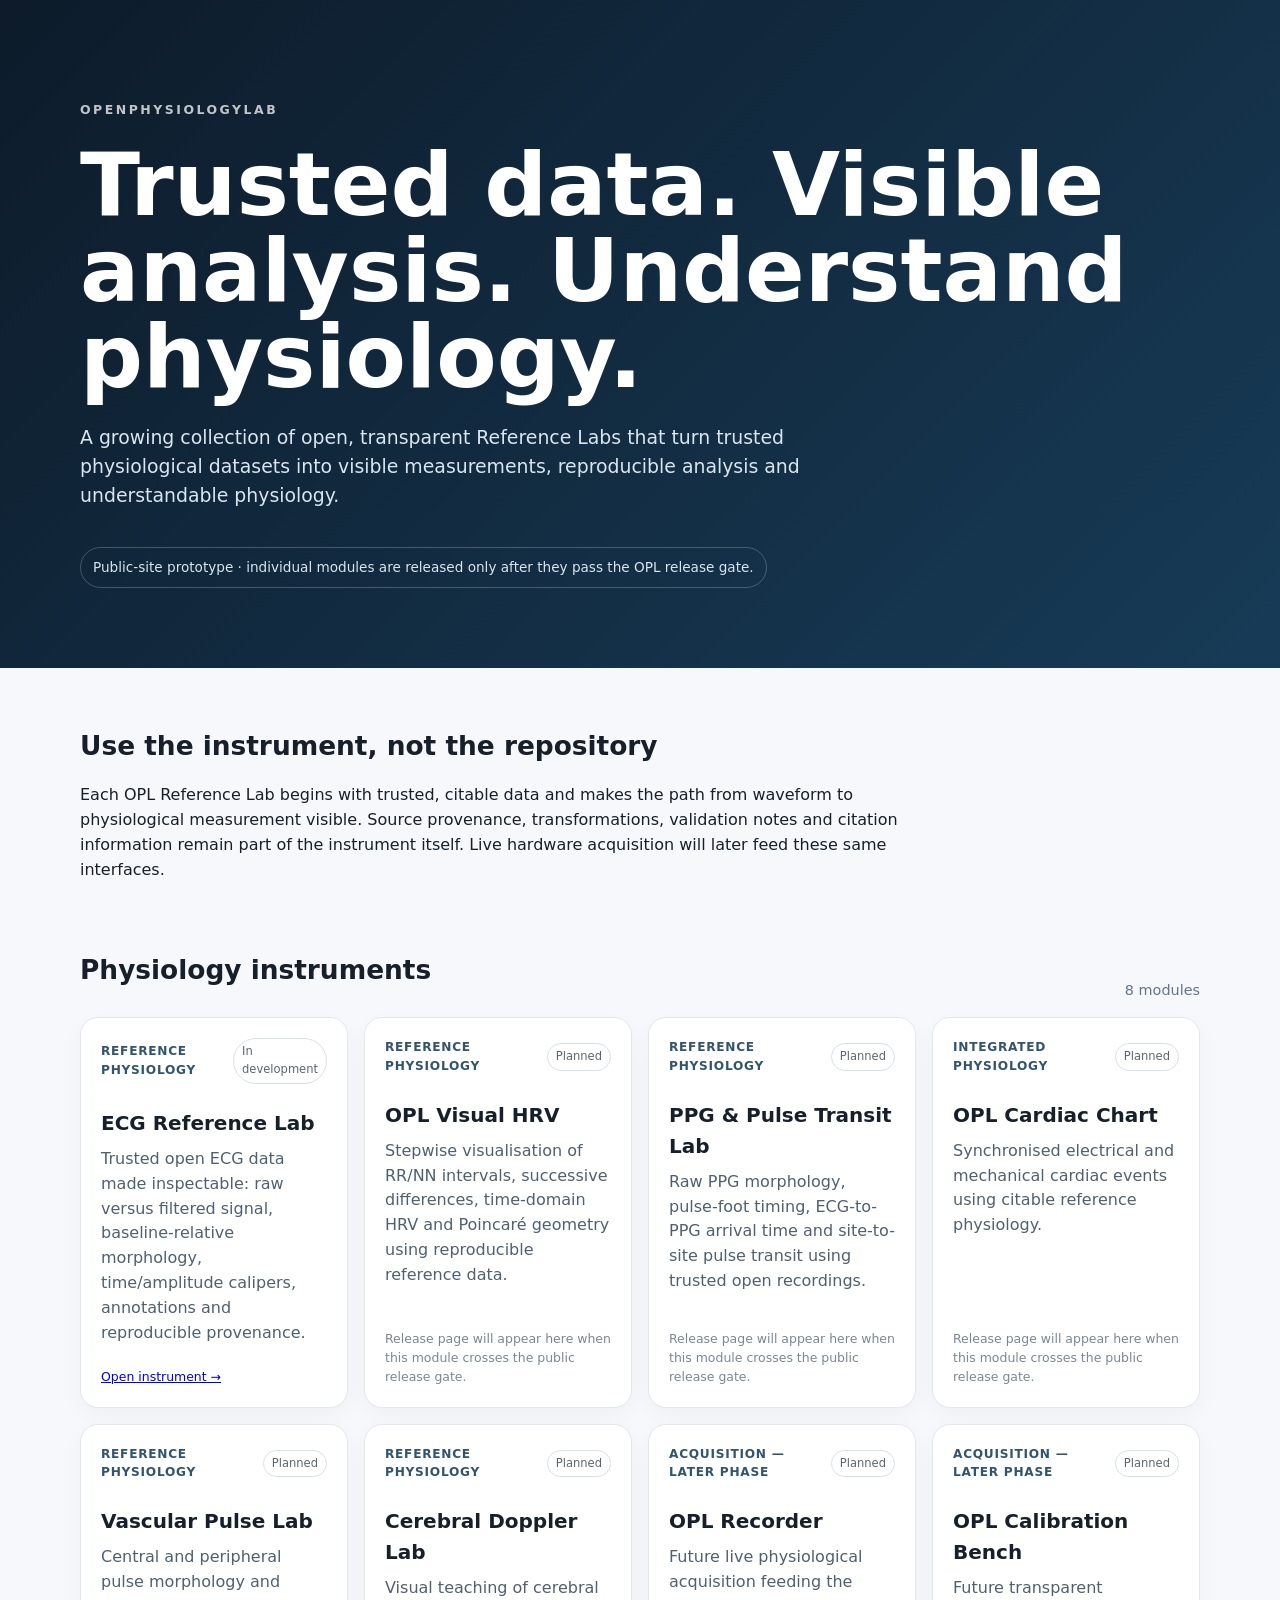
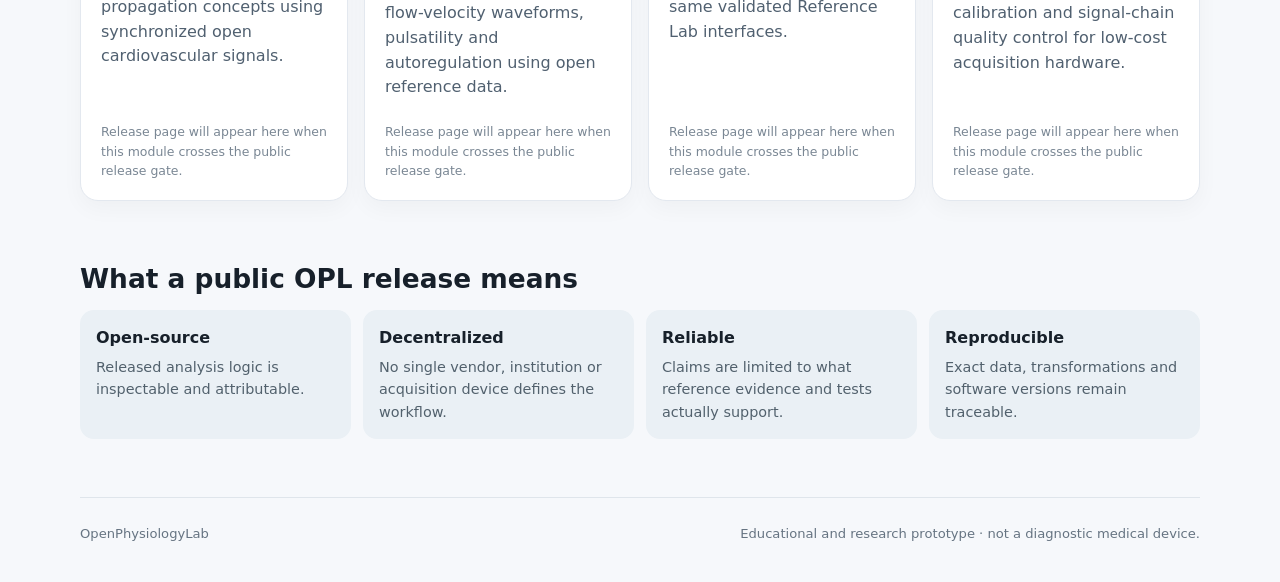
<file: site/index.html>
<!doctype html>
<html lang="en">
<head>
  <meta charset="utf-8">
  <meta name="viewport" content="width=device-width,initial-scale=1">
  <meta name="description" content="OpenPhysiologyLab — open, reproducible physiology Reference Labs built from trusted datasets.">
  <meta name="theme-color" content="#173b57">
  <link rel="manifest" href="manifest.webmanifest">
  <title>OpenPhysiologyLab</title>
  <link rel="stylesheet" href="styles.css">
</head>
<body>
  <header class="hero">
    <div class="wrap">
      <p class="eyebrow">OPENPHYSIOLOGYLAB</p>
      <h1>Trusted data. Visible analysis. Understand physiology.</h1>
      <p class="lede">A growing collection of open, transparent Reference Labs that turn trusted physiological datasets into visible measurements, reproducible analysis and understandable physiology.</p>
      <div class="notice">Public-site prototype · individual modules are released only after they pass the OPL release gate.</div>
      <p><button data-install-opl hidden>Install OPL for offline use</button></p>
    </div>
  </header>

  <main class="wrap">
    <section class="intro">
      <h2>Use the instrument, not the repository</h2>
      <p>Each OPL Reference Lab begins with trusted, citable data and makes the path from waveform to physiological measurement visible. Source provenance, transformations, validation notes and citation information remain part of the instrument itself. Live hardware acquisition will later feed these same interfaces.</p>
    </section>

    <section>
      <div class="section-head">
        <h2>Physiology instruments</h2>
        <span id="count"></span>
      </div>
      <div id="modules" class="grid" aria-live="polite"></div>
    </section>

    <section class="principles">
      <h2>What a public OPL release means</h2>
      <div class="principle-grid">
        <article><strong>Open-source</strong><span>Released analysis logic is inspectable and attributable.</span></article>
        <article><strong>Decentralized</strong><span>No single vendor, institution or acquisition device defines the workflow.</span></article>
        <article><strong>Reliable</strong><span>Claims are limited to what reference evidence and tests actually support.</span></article>
        <article><strong>Reproducible</strong><span>Exact data, transformations and software versions remain traceable.</span></article>
      </div>
    </section>
  </main>

  <footer class="wrap footer">
    <span>OpenPhysiologyLab</span>
    <span>Educational and research prototype · not a diagnostic medical device.</span>
  </footer>

<script>
const statusLabel = {
  "development":"In development",
  "planned":"Planned",
  "planned-public-beta":"Public beta planned",
  "beta":"Beta",
  "validated":"Validated"
};

fetch("modules.json")
  .then(r => r.json())
  .then(data => {
    const root = document.getElementById("modules");
    document.getElementById("count").textContent = data.modules.length + " modules";
    data.modules.forEach(m => {
      const card = document.createElement("article");
      card.className = "card";
      card.innerHTML = `
        <div class="card-top">
          <span class="area">${m.area}</span>
          <span class="status">${statusLabel[m.status] || m.status}</span>
        </div>
        <h3>${m.name}</h3>
        <p>${m.summary}</p>
        <div class="card-foot">${m.href ? `<a href="${m.href}">Open instrument →</a>` : "Release page will appear here when this module crosses the public release gate."}</div>
      `;
      root.appendChild(card);
    });
  })
  .catch(() => {
    document.getElementById("modules").innerHTML = "<p>Module manifest could not be loaded.</p>";
  });
</script>
  <script src="config.js"></script>
  <script src="pwa.js"></script>
  <script src="analytics.js"></script>
</body>
</html>
</file>
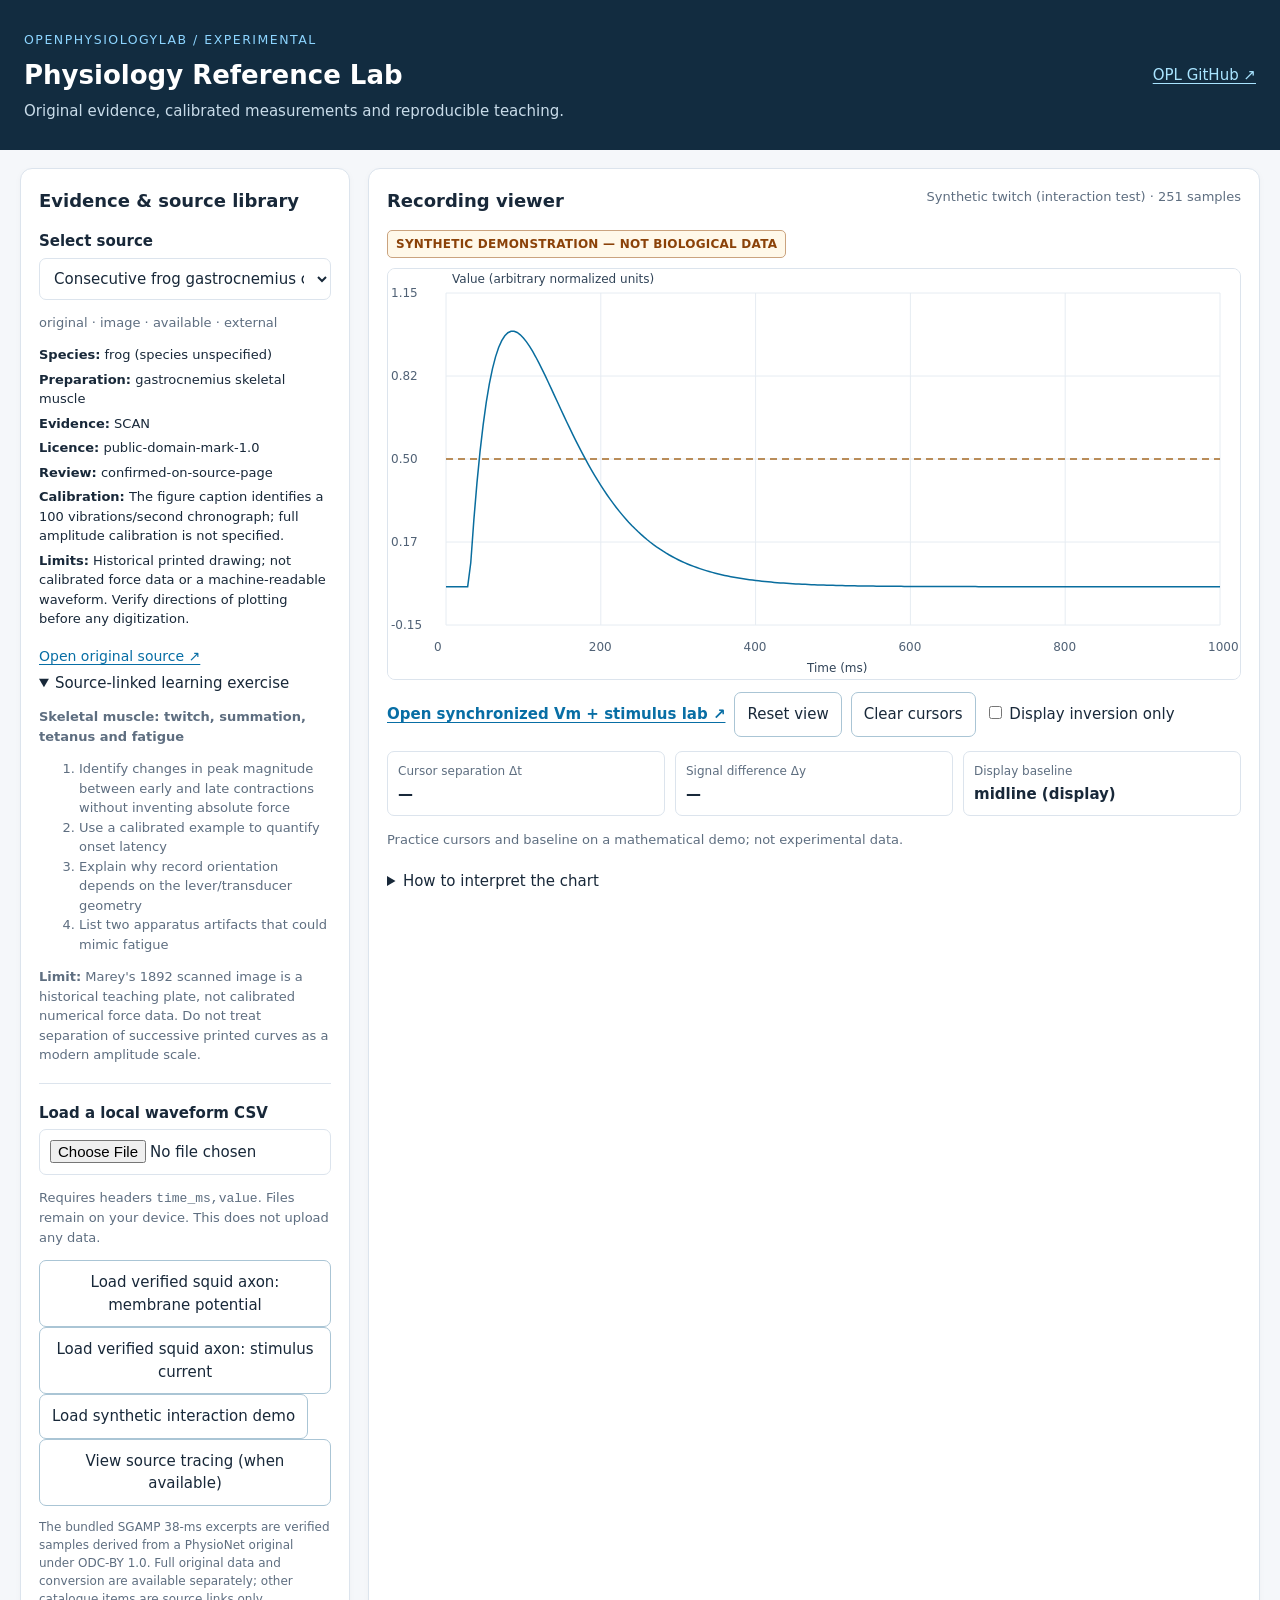
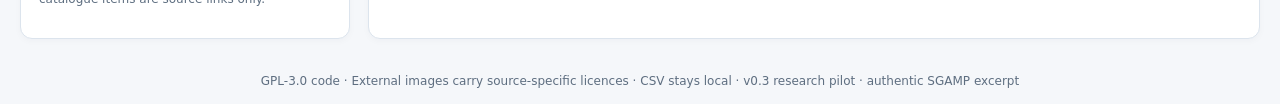
<file: modules/experimental-physiology/web/index.html>
<!doctype html>
<html lang="en">
<head><meta charset="utf-8"><meta name="viewport" content="width=device-width, initial-scale=1"><meta name="color-scheme" content="light dark"><title>OPL · Experimental Physiology Reference Lab</title><link rel="stylesheet" href="styles.css"></head>
<body><header><div class="top"><div><small>OPENPHYSIOLOGYLAB / EXPERIMENTAL</small><h1>Physiology Reference Lab</h1><p>Original evidence, calibrated measurements and reproducible teaching.</p></div><a href="https://github.com/drdeepaksatheesh/OPL" target="_blank" rel="noopener">OPL GitHub ↗</a></div></header>
<main>
  <aside class="panel"><h2>Evidence &amp; source library</h2><label for="source">Select source</label><select id="source"><option>Loading catalogue…</option></select><p id="source-status" class="muted"></p><div id="source-information"></div><a id="source-link" target="_blank" rel="noopener noreferrer">Open original source ↗</a><details id="lesson" open><summary>Source-linked learning exercise</summary><div id="lesson-content" class="muted"></div></details><hr><label for="file">Load a local waveform CSV</label><input id="file" type="file" accept=".csv,text/csv"><p class="muted">Requires headers <code>time_ms,value</code>. Files remain on your device. This does not upload any data.</p><button id="real-vm" type="button">Load verified squid axon: membrane potential</button><button id="real-stim" type="button">Load verified squid axon: stimulus current</button><button id="demo">Load synthetic interaction demo</button><button id="show-historic" type="button">View source tracing (when available)</button><p class="tiny">The bundled SGAMP 38-ms excerpts are verified samples derived from a PhysioNet original under ODC-BY 1.0. Full original data and conversion are available separately; other catalogue items are source links only.</p></aside>
  <section class="panel viewer"><div class="bar"><div><h2>Recording viewer</h2><strong class="stamp" id="truth-label">SYNTHETIC DEMONSTRATION — NOT BIOLOGICAL DATA</strong></div><span id="trace-name" class="muted">Interaction demo</span></div><div id="historic" class="historic" hidden><div class="image-stage"><img id="historic-image" alt="Externally hosted original experimental tracing, with attribution and no verified physical calibration" referrerpolicy="no-referrer" loading="lazy"></div><p id="historic-credit" class="muted"></p><label for="image-zoom">Image magnification (display only)</label><input id="image-zoom" type="range" min="100" max="300" step="25" value="100"><p class="tiny">This is an original experimental image, not a numerical series. Pixel measurements are not physical force or time measurements. Image loads from Wikimedia Commons; no image file is packaged or uploaded.</p></div><div id="digital"><div class="canvas-wrap"><canvas id="plot" aria-label="Interactive physiological waveform plot"></canvas></div><div class="controls"><a href="synchronized.html" style="font-weight:700">Open synchronized Vm + stimulus lab ↗</a><button id="reset">Reset view</button><button id="clear">Clear cursors</button><label><input id="invert" type="checkbox"> Display inversion only</label></div><div class="metrics"><div><small>Cursor separation Δt</small><strong id="dt">—</strong></div><div><small>Signal difference Δy</small><strong id="dy">—</strong></div><div><small>Display baseline</small><strong id="baseline">—</strong></div></div><p id="hint" class="muted">Tap or click the chart to set cursor A and cursor B. Drag the dashed baseline to reposition the *display reference*, without altering source samples.</p></div><details><summary>How to interpret the chart</summary><p>A waveform is not self-explanatory. Always check source class, y-axis units, x-axis calibration, transducer orientation and markers. A simulated demo can exercise the controls but must not support biological conclusions.</p></details></section>
</main><footer>GPL-3.0 code · External images carry source-specific licences · CSV stays local · v0.3 research pilot · authentic SGAMP excerpt</footer><script src="app.js"></script></body></html>
</file>
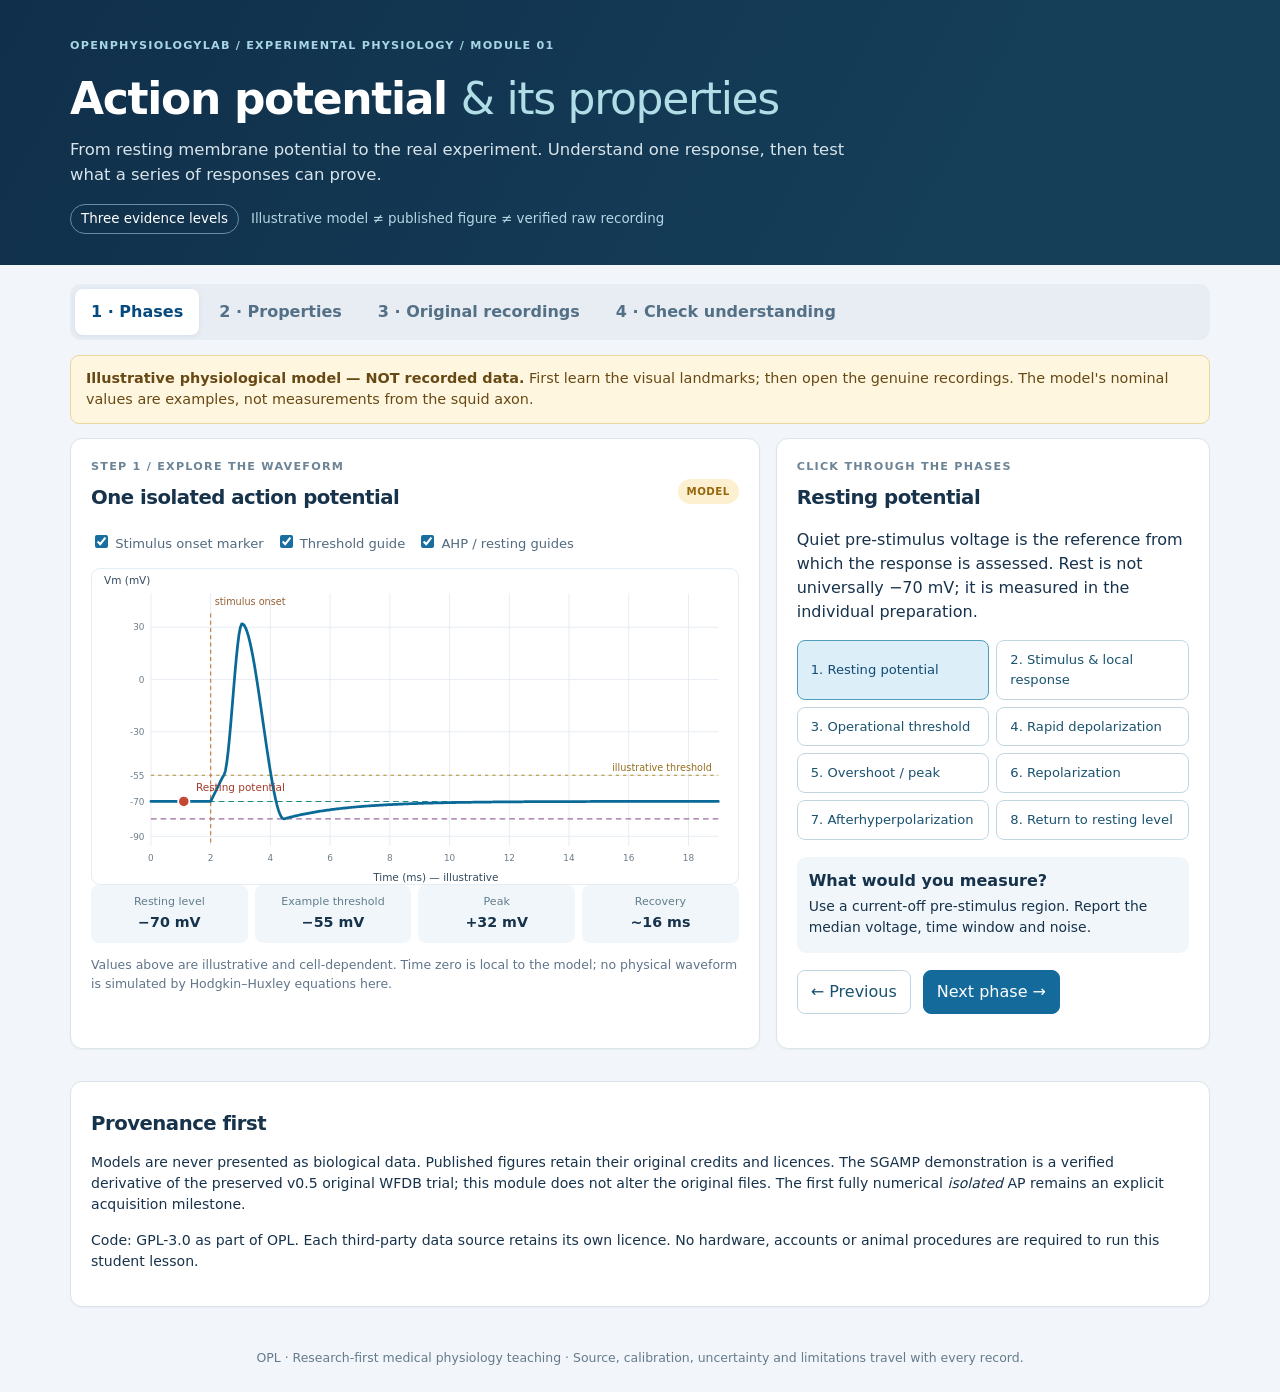
<file: modules/experimental-physiology/ap-module/web/index.html>
<!doctype html>
<html lang="en"><head><meta charset="utf-8"><meta name="viewport" content="width=device-width,initial-scale=1">
<title>OPL · Action Potential Laboratory</title><link rel="stylesheet" href="styles.css"></head>
<body>
<header class="masthead"><div class="container"><p class="eyebrow">OPENPHYSIOLOGYLAB / EXPERIMENTAL PHYSIOLOGY / MODULE 01</p><h1>Action potential <span>& its properties</span></h1><p class="lead">From resting membrane potential to the real experiment. Understand one response, then test what a series of responses can prove.</p>
<div class="statusline"><span class="stamp">Three evidence levels</span><span>Illustrative model ≠ published figure ≠ verified raw recording</span></div></div></header>
<main class="container">
<nav class="tabs" aria-label="Lab sections"><button data-panel="phases" class="active">1 · Phases</button><button data-panel="properties">2 · Properties</button><button data-panel="evidence">3 · Original recordings</button><button data-panel="assessment">4 · Check understanding</button></nav>
<section id="panel-phases" class="page active" aria-labelledby="phases-title">
<div class="notice amber"><b>Illustrative physiological model — NOT recorded data.</b> First learn the visual landmarks; then open the genuine recordings. The model's nominal values are examples, not measurements from the squid axon.</div>
<div class="split"><div class="panel"><div class="heading"><div><div class="smallcap">STEP 1 / EXPLORE THE WAVEFORM</div><h2 id="phases-title">One isolated action potential</h2></div><span class="chip amber">MODEL</span></div>
<div class="toolbar"><label><input type="checkbox" id="stimMarker" checked> Stimulus onset marker</label><label><input type="checkbox" id="threshold" checked> Threshold guide</label><label><input type="checkbox" id="ahp" checked> AHP / resting guides</label></div>
<svg id="phasePlot" viewBox="0 0 800 390" role="img" aria-label="Illustrative single action potential with membrane potential returning to resting baseline"><rect width="800" height="390" fill="white"/></svg>
<div class="measure"><div><small>Resting level</small><b>−70 mV</b></div><div><small>Example threshold</small><b>−55 mV</b></div><div><small>Peak</small><b>+32 mV</b></div><div><small>Recovery</small><b>~16 ms</b></div></div><p class="muted tiny">Values above are illustrative and cell-dependent. Time zero is local to the model; no physical waveform is simulated by Hodgkin–Huxley equations here.</p></div>
<div class="panel"><div class="smallcap">CLICK THROUGH THE PHASES</div><h2 id="phaseTitle">Resting membrane potential</h2><p id="phaseDesc" class="description">The resting voltage reflects membrane permeabilities and electrochemical gradients. A single intracellular electrode records the potential difference between inside and outside.</p>
<div class="phasebuttons" id="phaseButtons"></div><div class="tip"><b>What would you measure?</b><p id="phaseMeasure">Baseline from a quiet pre-stimulus window, reporting mean/median and fluctuations.</p></div><div class="toolbar"><button id="prevPhase">← Previous</button><button id="nextPhase" class="primary">Next phase →</button></div></div></div>
</section>
<section id="panel-properties" class="page" aria-labelledby="properties-title"><div class="panel"><div class="smallcap">STEP 2 / FROM ONE TRIAL TO A SERIES</div><h2 id="properties-title">Which property needs which experiment?</h2><p class="muted">Select a property to see the experimental test, what it demonstrates, and an important interpretation trap. The traces below are <b>teaching illustrations</b> until a corresponding original multi-sweep dataset has been acquired and reviewed.</p>
<div class="propertygrid" id="propertyButtons"></div>
<div class="split"><div class="propertychart"><svg id="propertyPlot" viewBox="0 0 800 340" role="img" aria-label="Schematic comparison for selected action potential property"/></div><div class="propertyexplain"><h3 id="propertyTitle"></h3><p id="propertyExperiment"></p><p><b>Inference:</b> <span id="propertyInference"></span></p><p><b>Do not infer:</b> <span id="propertyCaveat"></span></p><p class="muted" id="propertyProtocol"></p></div></div></div></section>
<section id="panel-evidence" class="page"><div class="panel"><div class="smallcap">STEP 3 / VERIFY AGAINST ORIGINAL EVIDENCE</div><h2>Compare authentic biological recordings</h2><div class="evidence-grid"><article class="sourcecard"><span class="chip blue">PUBLISHED ORIGINAL FIGURE</span><h3>Single mouse hippocampal neuron action potential</h3><p>Original intracellular recording with a solitary spike and an extended recovery toward the pre-injection resting voltage, embedded in a combined schematic-and-recording image.</p><a href="https://commons.wikimedia.org/wiki/File:Action_potential_vert.png" rel="noopener" target="_blank">Open original image and author credit ↗</a><p class="muted tiny">Synaptidude · CC BY-SA 3.0 per Commons · digitized numeric data unavailable. The stimulus continues through the spike: separate injected-current offset from an AHP.</p></article>
<article class="sourcecard"><span class="chip blue">PUBLISHED ORIGINAL FIGURES</span><h3>Mouse dorsal cochlear nucleus: AP and afterhyperpolarization</h3><p>Whole-cell current-clamp recordings show original spike shape and pharmacological effects on the afterhyperpolarization.</p><a href="https://pmc.ncbi.nlm.nih.gov/articles/PMC5869058/figure/fig3/" rel="noopener" target="_blank">Open original recorded figure ↗</a><p class="muted tiny">Olsen et al., 2018 · CC BY 4.0 article · published figure, not original point-by-point data.</p></article>
<article class="sourcecard"><span class="chip green">DIGITALLY VERIFIED ORIGINAL EXCERPT</span><h3>Squid giant axon: stimulated persistent firing</h3><p>Authenticated two-channel PhysioNet SGAMP a1t18 recording. It shows a real action potential, but persistent firing means it is <b>not</b> a quiet post-stimulus isolated-spike example.</p><button class="primary" id="loadReal">Load the original excerpt ↓</button><p class="muted tiny">Source: Paydarfar, Forger & Clay · PhysioNet v1.0.0 · ODC-BY 1.0. Derived CSV files are checked against published v0.5 SHA-256 manifest before display.</p></article></div>
<div id="realLab" class="realLab" hidden><h3>Original verified biological waveform <span class="chip green">RAW-DERIVED</span></h3><div id="verification" role="status">Verifying original-derived CSVs…</div><div class="toolbar"><label><input type="checkbox" id="pulseView" checked> Show stimulus as recorded</label><label><input type="checkbox" id="markerView"> Show timing marker only</label><button id="realFull">Full 38 ms</button><button id="realFocus">First 6 ms</button></div><svg id="realPlot" viewBox="0 0 850 520" role="img" aria-label="Measured real membrane potential and stimulus current with matched time axes"/><p class="muted tiny">Stimulus baseline retains possible acquisition DC offset; the timing marker is a display overlay. A measured single spike can have an undershoot without returning to stable rest before the next spike.</p></div>
<div class="notice blue"><b>Next acquisition:</b> Allen Cell Types original Short Square (3 ms) single-spike trial, with stable current-off pre- and post-spike voltage windows. We have confirmed the protocol exists, but no particular eligible sweep or its redistribution rights have yet passed our review. <a href="https://brain-map.org/support/documentation/documentation-cell-types-database" target="_blank" rel="noopener">Source protocol ↗</a></div></div></section>
<section id="panel-assessment" class="page"><div class="panel"><div class="smallcap">STEP 4 / SCIENTIFIC REASONING</div><h2>Check what the experiment really demonstrates</h2><p class="muted">Answer each item, then reveal the explanation. These are formative questions, not a validated examination instrument.</p><div id="quiz"></div><div class="toolbar"><button class="primary" id="grade">Check answers</button><strong id="gradeResult" role="status"></strong></div></div></section>
<section class="panel sources"><h2>Provenance first</h2><p>Models are never presented as biological data. Published figures retain their original credits and licences. The SGAMP demonstration is a verified derivative of the preserved v0.5 original WFDB trial; this module does not alter the original files. The first fully numerical <em>isolated</em> AP remains an explicit acquisition milestone.</p><p>Code: GPL-3.0 as part of OPL. Each third-party data source retains its own licence. No hardware, accounts or animal procedures are required to run this student lesson.</p></section>
</main><footer>OPL · Research-first medical physiology teaching · Source, calibration, uncertainty and limitations travel with every record.</footer><script src="app.js"></script></body></html>
</file>
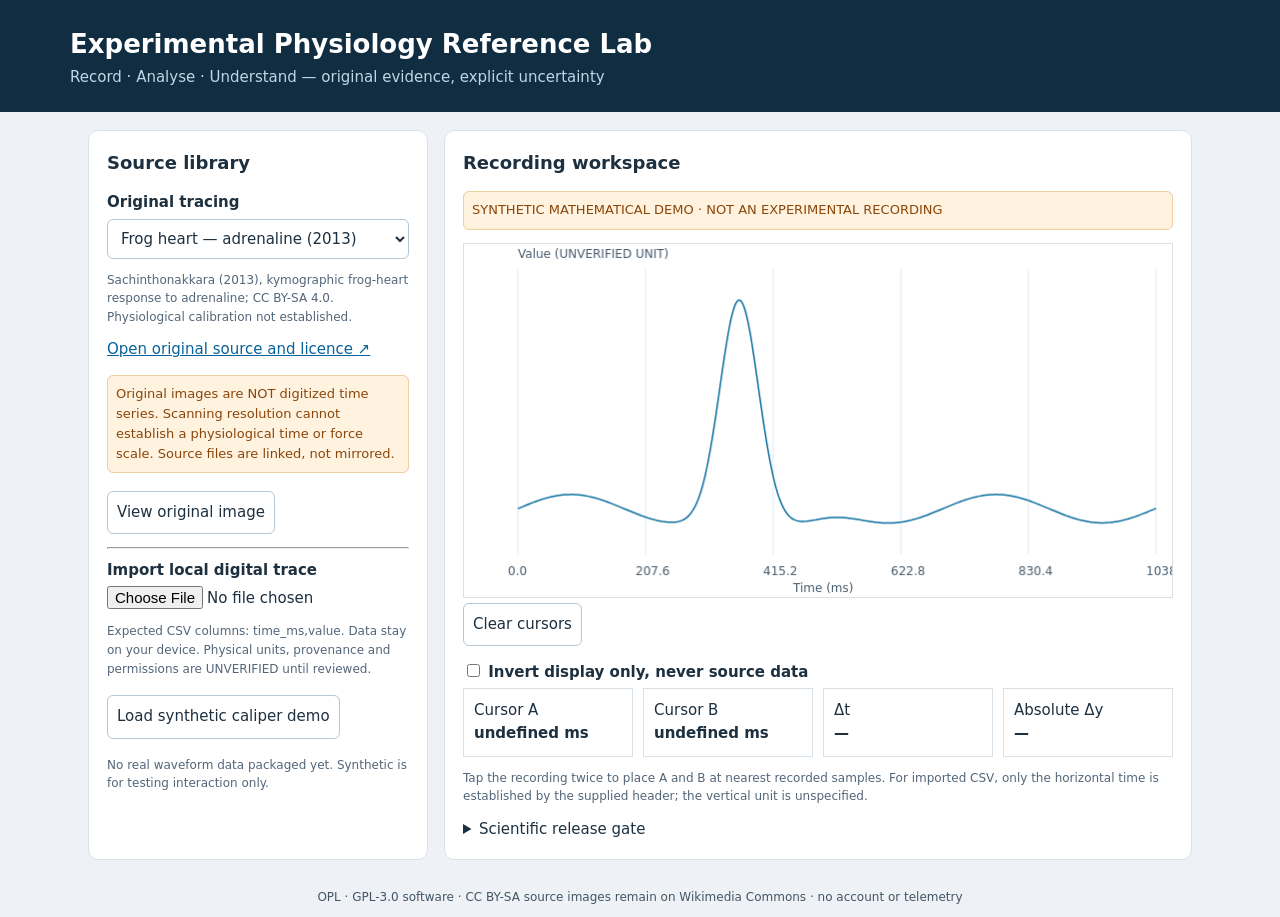
<file: modules/experimental-physiology/lab.html>
<!doctype html>
<html lang="en"><head><meta charset="utf-8"><meta name="viewport" content="width=device-width,initial-scale=1">
<title>OPL · Experimental Physiology Reference Lab</title>
<style>
:root{font:15px/1.55 system-ui,sans-serif;color-scheme:light dark}*{box-sizing:border-box}body{margin:0;background:#eef2f6;color:#1d3040}header{background:#102d42;color:white;padding:22px max(20px,calc((100vw - 1140px)/2))}header h1{margin:2px 0;font-size:26px}header p{margin:0;color:#bfd7e4}main{max-width:1140px;margin:auto;padding:18px;display:grid;grid-template-columns:minmax(265px,340px) 1fr;gap:16px}section{background:white;padding:18px;border:1px solid #d7e1e8;border-radius:10px;min-width:0}h2{font-size:18px;margin-top:0}label{display:block;font-weight:650;margin:10px 0 4px}button,select,input{font:inherit}button,select{padding:9px;border:1px solid #b3c7d4;border-radius:6px;background:white;color:#1d3040}select,input[type=file]{width:100%}button{cursor:pointer;margin:5px 5px 5px 0}a{color:#07629a}p.small{font-size:12px;color:#536679}.warning{color:#8a460b;background:#fff2df;border:1px solid #edce9d;padding:8px;border-radius:6px;font-size:13px}canvas{display:block;width:100%;height:355px;background:#fff;border:1px solid #d8e0e7;touch-action:none}.image-viewport{overflow:auto;max-height:550px;background:#eee}.image-viewport img{display:block;width:100%;max-width:none;height:auto}.readout{display:flex;gap:10px;flex-wrap:wrap}.readout div{border:1px solid #d8e0e7;padding:10px;flex:1;min-width:130px}.readout strong{display:block}footer{text-align:center;font-size:12px;padding:10px;color:#425565}@media(max-width:800px){main{display:block}section{margin-bottom:12px}header h1{font-size:21px}}[hidden]{display:none!important}
</style></head>
<body><header><h1>Experimental Physiology Reference Lab</h1><p>Record · Analyse · Understand — original evidence, explicit uncertainty</p></header><main>
<section><h2>Source library</h2><label for="source">Original tracing</label><select id="source">
<option value="heart">Frog heart — adrenaline (2013)</option>
<option value="heart2">Frog heart — adrenaline and lead (2017)</option>
<option value="marey">Frog muscle fatigue — historical figure (1892)</option>
<option value="squid">Squid giant axon — PhysioNet original recordings</option></select>
<p id="credit" class="small"></p><a id="citation" target="_blank" rel="noopener noreferrer">Open original source and licence ↗</a>
<p class="warning">Original images are NOT digitized time series. Scanning resolution cannot establish a physiological time or force scale. Source files are linked, not mirrored.</p>
<button id="view">View original image</button><hr><label for="file">Import local digital trace</label>
<input id="file" type="file" accept=".csv,text/csv"><p class="small">Expected CSV columns: time_ms,value. Data stay on your device. Physical units, provenance and permissions are UNVERIFIED until reviewed.</p>
<button id="demo">Load synthetic caliper demo</button><p class="small">No real waveform data packaged yet. Synthetic is for testing interaction only.</p></section>
<section><h2>Recording workspace</h2><p id="kind" class="warning">Choose a linked historical image, import CSV, or load synthetic demo.</p>
<div id="imagepanel" hidden><div class="image-viewport"><img id="image" alt="Original historical experimental tracing"></div><label for="zoom">Image magnification (not calibration)</label><input id="zoom" type="range" min="100" max="300" value="100" step="25"></div>
<div id="digital" hidden><canvas id="plot" aria-label="Signal versus time, two measurement cursors"></canvas>
<div><button id="reset">Clear cursors</button><label><input id="invert" type="checkbox"> Invert display only, never source data</label></div>
<div class="readout"><div>Cursor A <strong id="a">—</strong></div><div>Cursor B <strong id="b">—</strong></div><div>Δt <strong id="dt">—</strong></div><div>Absolute Δy <strong id="dy">—</strong></div></div>
<p class="small">Tap the recording twice to place A and B at nearest recorded samples. For imported CSV, only the horizontal time is established by the supplied header; the vertical unit is unspecified.</p></div>
<details><summary>Scientific release gate</summary><p>Original master retained unchanged; SHA-256 checksum; species and specimen; method; device, gain, polarity, calibration and markers; original citation and version; figure-specific rights; review. Missing values remain unknown.</p></details></section>
</main><footer>OPL · GPL-3.0 software · CC BY-SA source images remain on Wikimedia Commons · no account or telemetry</footer>
<script>
'use strict';
const $=x=>document.getElementById(x), sources={
heart:{url:'https://commons.wikimedia.org/wiki/File:Frog_heart_kymographic_recording.jpg',image:'https://commons.wikimedia.org/wiki/Special:FilePath/Frog_heart_kymographic_recording.jpg',text:'Sachinthonakkara (2013), kymographic frog-heart response to adrenaline; CC BY-SA 4.0. Physiological calibration not established.'},
heart2:{url:'https://commons.wikimedia.org/wiki/File:Frog_Heart_Kymograph.png',image:'https://commons.wikimedia.org/wiki/Special:FilePath/Frog_Heart_Kymograph.png',text:'Sachinthonakkara (2017), kymographic frog-heart response to adrenaline/lead acetate; CC BY-SA 4.0. Physiological calibration not established.'},
marey:{url:'https://commons.wikimedia.org/wiki/File:Life_in_Motion_Fig_66.png',image:'https://commons.wikimedia.org/wiki/Special:FilePath/Life_in_Motion_Fig_66.png',text:'John Gray McKendrick, Life in Motion (1892), fig. 66, attributed to É.-J. Marey. Original historical work; calibrated force units unavailable.'},
squid:{url:'https://physionet.org/content/sgamp/1.0.0/',text:'Paydarfar, Forger & Clay; SGAMP PhysioNet v1.0.0, ODC-By 1.0. 170 trials from 8 squid axons. Original WFDB files NOT bundled.'}};
function choose(){const s=sources[$('source').value];$('credit').textContent=s.text;$('citation').href=s.url;$('view').disabled=!s.image}
$('source').addEventListener('change',choose);choose();
$('view').onclick=()=>{const s=sources[$('source').value];if(!s.image)return;$('image').src=s.image;$('image').style.width='100%';$('imagepanel').hidden=false;$('digital').hidden=true;$('kind').textContent='AUTHENTIC HISTORICAL IMAGE · TIME/FORCE CALIBRATION UNVERIFIED'};
$('zoom').oninput=()=>{$('image').style.width=$('zoom').value+'%'};
let series=[], cursors=[];
const plot=$('plot'),ctx=plot.getContext('2d');
function showSeries(v,kind){series=v;cursors=[];$('digital').hidden=false;$('imagepanel').hidden=true;$('kind').textContent=kind;draw()}
function parseCSV(s){const lines=s.replace(/^\uFEFF/,'').trim().split(/\r?\n/),h=lines.shift().split(',').map(x=>x.trim());const tx=h.indexOf('time_ms'),vy=h.indexOf('value');if(tx<0||vy<0)throw Error('Expected time_ms,value columns');let a=[],last=-Infinity;if(lines.length>500000)throw Error('Maximum 500,000 samples');for(let i=0;i<lines.length;i++){if(!lines[i].trim())continue;const c=lines[i].split(',');const t=Number(c[tx]),v=Number(c[vy]);if(!Number.isFinite(t)||!Number.isFinite(v)||!c[tx]?.trim()||!c[vy]?.trim()||t<=last)throw Error('Invalid or non-increasing sample at line '+(i+2));a.push({t,v});last=t}if(a.length<2)throw Error('Need two or more samples');return a}
$('file').onchange=async()=>{const f=$('file').files?.[0];if(!f)return;try{showSeries(parseCSV(await f.text()),'USER-IMPORTED CSV · BIOLOGICAL PROVENANCE AND VERTICAL UNITS UNVERIFIED')}catch(e){alert(e.message)}};
$('demo').onclick=()=>{let a=[];for(let i=0;i<520;i++){const t=i*2,v=.06*Math.sin(t/55)+Math.exp(-Math.pow((t-360)/44,2))*.9-Math.exp(-Math.pow((t-440)/72,2))*.12;a.push({t,v})}showSeries(a,'SYNTHETIC MATHEMATICAL DEMO · NOT AN EXPERIMENTAL RECORDING')};
$('reset').onclick=()=>{cursors=[];draw()};$('invert').onchange=draw;
function viewport(){const box=plot.getBoundingClientRect(),dpr=Math.min(devicePixelRatio||1,2);plot.width=Math.round(box.width*dpr);plot.height=Math.round(box.height*dpr);ctx.setTransform(dpr,0,0,dpr,0,0);return {w:box.width,h:box.height,l:54,r:16,t:25,b:43}}
let transf=null;function draw(){const d=viewport();ctx.fillStyle='#fff';ctx.fillRect(0,0,d.w,d.h);if(!series.length)return;let mn=Infinity,mx=-Infinity;for(const v of series){mn=Math.min(mn,v.v);mx=Math.max(mx,v.v)}const pad=Math.max(.05,(mx-mn)*.14);mn-=pad;mx+=pad;const start=series[0].t,end=series[series.length-1].t;
const x=t=>d.l+(t-start)/(end-start)*(d.w-d.l-d.r),y=v=>d.t+(($('invert').checked?(v-mn):(mx-v))/(mx-mn))*(d.h-d.t-d.b);transf={d,start,end,x,y};
ctx.strokeStyle='#e1e8f0';ctx.fillStyle='#475c6e';ctx.font='12px system-ui';for(let i=0;i<=5;i++){let px=d.l+i*(d.w-d.l-d.r)/5;ctx.beginPath();ctx.moveTo(px,d.t);ctx.lineTo(px,d.h-d.b);ctx.stroke();ctx.fillText((start+(end-start)*i/5).toFixed(1),px-10,d.h-22)}ctx.fillText('Time (ms)',d.w/2-25,d.h-5);ctx.fillText('Value (UNVERIFIED UNIT)',d.l,14);
ctx.strokeStyle='#096d9e';ctx.lineWidth=1.5;ctx.beginPath();let bins=Math.max(1,Math.floor(d.w-d.l-d.r));if(series.length>bins*3){let lastBin=-1,low=Infinity,high=-Infinity;const emit=()=>{if(lastBin>=0){let xp=d.l+lastBin+.5;ctx.moveTo(xp,y(low));ctx.lineTo(xp,y(high))}};for(const q of series){let b=Math.min(bins-1,Math.floor((q.t-start)/(end-start)*bins));if(b!==lastBin){emit();lastBin=b;low=high=q.v}else{low=Math.min(low,q.v);high=Math.max(high,q.v)}}emit()}else{ctx.moveTo(x(series[0].t),y(series[0].v));for(const q of series.slice(1))ctx.lineTo(x(q.t),y(q.v))}ctx.stroke();
cursors.forEach((c,i)=>{const xx=x(c.t);ctx.strokeStyle=i?'#13875a':'#aa3857';ctx.setLineDash([4,4]);ctx.beginPath();ctx.moveTo(xx,d.t);ctx.lineTo(xx,d.h-d.b);ctx.stroke();ctx.setLineDash([]);ctx.fillText(i?'B':'A',xx+5,d.t+15)});
$('a').textContent=cursors[0]?.t.toFixed(2)+' ms'||'—';$('b').textContent=cursors[1]?.t.toFixed(2)+' ms'||'—';$('dt').textContent=cursors.length===2?Math.abs(cursors[0].t-cursors[1].t).toFixed(2)+' ms':'—';$('dy').textContent=cursors.length===2?Math.abs(cursors[0].v-cursors[1].v).toFixed(4)+' (unit unspecified)':'—'}
plot.addEventListener('pointerdown',e=>{if(!series.length||!transf)return;const q=plot.getBoundingClientRect(),px=e.clientX-q.left,{d,start,end}=transf;if(px<d.l||px>d.w-d.r)return;const t=start+(px-d.l)/(d.w-d.l-d.r)*(end-start);let lo=0,hi=series.length-1;while(lo<hi){let m=(lo+hi)>>1;if(series[m].t<t)lo=m+1;else hi=m}if(lo>0&&Math.abs(series[lo-1].t-t)<Math.abs(series[lo].t-t))lo--;if(cursors.length>=2)cursors=[];cursors.push(series[lo]);draw()});
addEventListener('resize',()=>{if(series.length)draw()});$('demo').click();
</script></body></html>
</file>
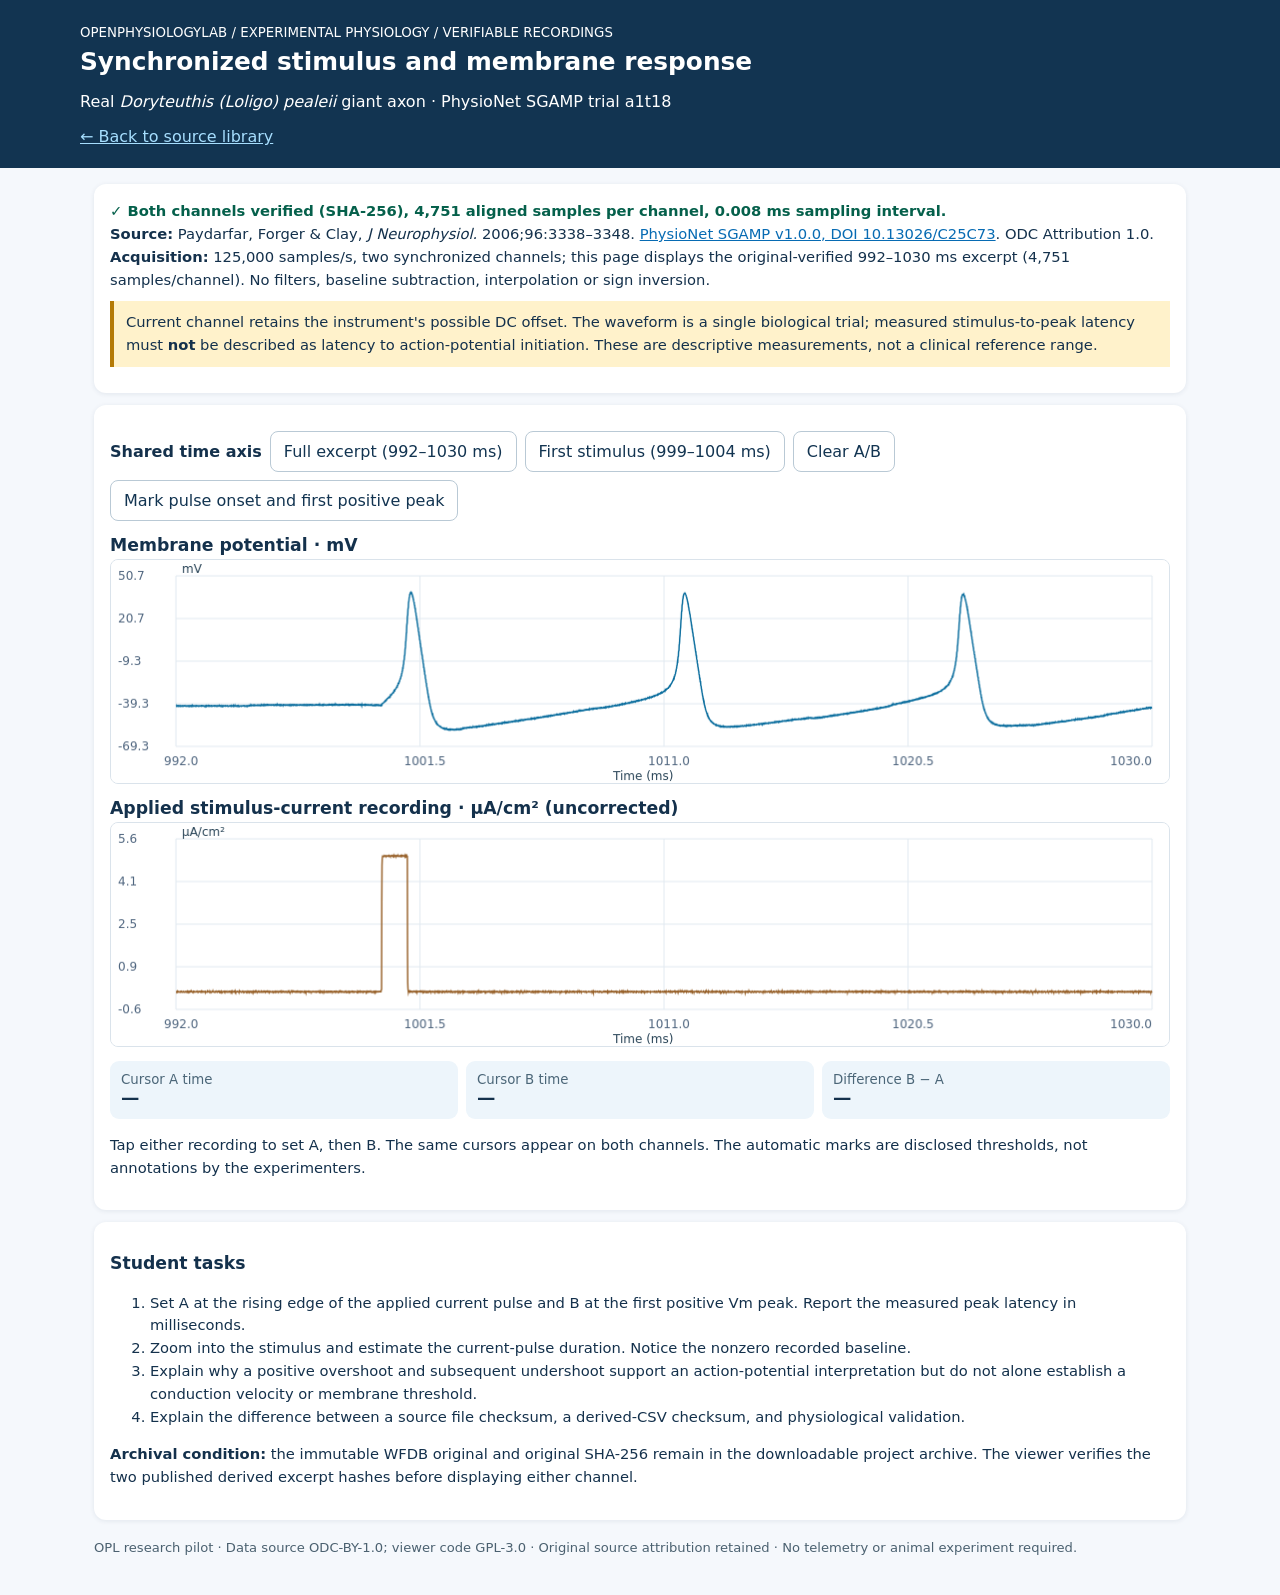
<file: modules/experimental-physiology/web/synchronized.html>
<!doctype html>
<html lang="en"><head><meta charset="utf-8"><meta name="viewport" content="width=device-width,initial-scale=1"><title>OPL · Synchronized Squid Axon Lab</title>
<style>
:root{font-family:system-ui,-apple-system,'Segoe UI',sans-serif;color:#14314c;background:#f5f8fc}*{box-sizing:border-box}body{margin:0}header{background:#123451;color:white;padding:22px max(16px,calc((100vw - 1120px)/2))}header h1{font-size:1.55rem;margin:.25em 0}a{color:#076bb3}header a{color:#a6defe}main{max-width:1120px;margin:16px auto;padding:0 14px}.meta{font-size:.92rem;line-height:1.55}.board,.info{background:white;border-radius:12px;padding:16px;margin:12px 0;box-shadow:0 1px 5px #18334c16}.notice{background:#fff2cb;border-left:4px solid #b47a06;padding:10px 12px;margin:10px 0}.pass{color:#05604b;font-weight:700}.fail{color:#af1827;font-weight:700}.toolbar{display:flex;gap:8px;align-items:center;flex-wrap:wrap;margin:10px 0}button{padding:10px 13px;border:1px solid #b9c9d5;border-radius:8px;background:white;color:#123451;font:inherit;cursor:pointer}button:hover,button:focus{background:#e6f3fa}button:disabled{opacity:.55;cursor:default}.panel{margin:14px 0}h2{font-size:1.08rem;margin:12px 0 4px}.wave{display:block;width:100%;height:225px;touch-action:pan-y;border:1px solid #dae3eb;border-radius:8px;background:#fff;cursor:crosshair}.measurements{display:grid;grid-template-columns:repeat(3,minmax(0,1fr));gap:8px}.value{background:#edf5fb;border-radius:9px;padding:11px}.value small{display:block;color:#4b6678}.value strong{font-size:1.15rem}footer{font-size:.82rem;color:#4b6170;margin:20px auto;max-width:1120px;padding:0 14px 20px}@media(max-width:600px){.wave{height:180px}.measurements{grid-template-columns:1fr}header h1{font-size:1.35rem}}
</style></head><body>
<header><small>OPENPHYSIOLOGYLAB / EXPERIMENTAL PHYSIOLOGY / VERIFIABLE RECORDINGS</small><h1>Synchronized stimulus and membrane response</h1><p>Real <i>Doryteuthis (Loligo) pealeii</i> giant axon · PhysioNet SGAMP trial a1t18</p><a href="index.html">← Back to source library</a></header>
<main><div class="info meta"><div id="integrity" aria-live="polite">Verifying both original-derived CSV checksums…</div>
<div><b>Source:</b> Paydarfar, Forger &amp; Clay, <i>J Neurophysiol.</i> 2006;96:3338–3348. <a href="https://doi.org/10.13026/C25C73" target="_blank" rel="noopener">PhysioNet SGAMP v1.0.0, DOI 10.13026/C25C73</a>. ODC Attribution 1.0.</div>
<div><b>Acquisition:</b> 125,000 samples/s, two synchronized channels; this page displays the original-verified 992–1030 ms excerpt (4,751 samples/channel). No filters, baseline subtraction, interpolation or sign inversion.</div>
<div class="notice">Current channel retains the instrument's possible DC offset. The waveform is a single biological trial; measured stimulus-to-peak latency must <b>not</b> be described as latency to action-potential initiation. These are descriptive measurements, not a clinical reference range.</div></div>
<div class="board"><div class="toolbar"><strong>Shared time axis</strong><button id="full" disabled>Full excerpt (992–1030 ms)</button><button id="focus" disabled>First stimulus (999–1004 ms)</button><button id="clear" disabled>Clear A/B</button><button id="mark" disabled>Mark pulse onset and first positive peak</button></div>
<div class="panel"><h2>Membrane potential · mV</h2><canvas id="vm" class="wave" aria-label="Membrane potential waveform; click or tap to set shared time cursors"></canvas></div>
<div class="panel"><h2>Applied stimulus-current recording · µA/cm² (uncorrected)</h2><canvas id="stim" class="wave" aria-label="Stimulus-current waveform; click or tap to set shared time cursors"></canvas></div>
<div class="measurements"><div class="value"><small>Cursor A time</small><strong id="a">—</strong></div><div class="value"><small>Cursor B time</small><strong id="b">—</strong></div><div class="value"><small>Difference B − A</small><strong id="delta">—</strong></div></div>
<p class="meta" id="readout">Tap either recording to set A, then B. The same cursors appear on both channels. The automatic marks are disclosed thresholds, not annotations by the experimenters.</p></div>
<div class="info meta"><h2>Student tasks</h2><ol><li>Set A at the rising edge of the applied current pulse and B at the first positive Vm peak. Report the measured peak latency in milliseconds.</li><li>Zoom into the stimulus and estimate the current-pulse duration. Notice the nonzero recorded baseline.</li><li>Explain why a positive overshoot and subsequent undershoot support an action-potential interpretation but do not alone establish a conduction velocity or membrane threshold.</li><li>Explain the difference between a source file checksum, a derived-CSV checksum, and physiological validation.</li></ol><p><b>Archival condition:</b> the immutable WFDB original and original SHA-256 remain in the downloadable project archive. The viewer verifies the two published derived excerpt hashes before displaying either channel.</p></div></main>
<footer>OPL research pilot · Data source ODC-BY-1.0; viewer code GPL-3.0 · Original source attribution retained · No telemetry or animal experiment required.</footer>
<script src="synchronized.js"></script></body></html>
</file>
<file: site/styles.css>
:root{font-family:Inter,ui-sans-serif,system-ui,-apple-system,BlinkMacSystemFont,"Segoe UI",sans-serif;color:#17202a;background:#f6f8fb;line-height:1.55}*{box-sizing:border-box}body{margin:0}.wrap{width:min(1120px,calc(100% - 36px));margin:auto}.hero{padding:88px 0 64px;background:linear-gradient(135deg,#0d1b2a,#173b57);color:white}.eyebrow{font-size:.78rem;letter-spacing:.2em;font-weight:800;opacity:.74}.hero h1{font-size:clamp(2.6rem,7vw,5.5rem);line-height:.98;margin:.25em 0}.lede{max-width:760px;font-size:1.18rem;color:#d9e5ef}.notice{display:inline-block;margin-top:18px;padding:9px 12px;border:1px solid rgba(255,255,255,.22);border-radius:999px;font-size:.85rem;color:#d9e5ef}.intro{padding:58px 0 28px;max-width:820px}.intro h2,.section-head h2,.principles h2{font-size:1.65rem;margin:0 0 10px}.section-head{display:flex;align-items:end;justify-content:space-between;margin:24px 0 16px}.section-head span{font-size:.9rem;color:#64748b}.grid{display:grid;grid-template-columns:repeat(auto-fit,minmax(260px,1fr));gap:16px}.card{background:white;border:1px solid #e3e8ef;border-radius:18px;padding:20px;min-height:220px;display:flex;flex-direction:column;box-shadow:0 8px 22px rgba(16,24,40,.035)}.card-top{display:flex;gap:8px;justify-content:space-between;align-items:center}.area{font-size:.76rem;font-weight:800;text-transform:uppercase;letter-spacing:.06em;color:#31556d}.status{font-size:.72rem;border:1px solid #d8e0e8;padding:4px 8px;border-radius:999px;color:#5b6672}.card h3{font-size:1.25rem;margin:24px 0 8px}.card p{margin:0;color:#506070}.card-foot{margin-top:auto;padding-top:22px;font-size:.78rem;color:#7a8794}.principles{padding:58px 0}.principle-grid{display:grid;grid-template-columns:repeat(auto-fit,minmax(220px,1fr));gap:12px}.principle-grid article{display:flex;flex-direction:column;background:#eaf0f5;border-radius:14px;padding:16px}.principle-grid strong{margin-bottom:5px}.principle-grid span{font-size:.9rem;color:#52616d}.footer{border-top:1px solid #dfe5eb;padding:26px 0 38px;display:flex;justify-content:space-between;gap:20px;color:#667482;font-size:.82rem}@media(max-width:600px){.hero{padding-top:60px}.footer{flex-direction:column}}
</file>
<file: modules/experimental-physiology/web/styles.css>
:root{color-scheme:light dark;--bg:#f5f7fa;--panel:#fff;--ink:#182839;--sub:#5e6e80;--line:#dce4ed;--accent:#086ea5;--warn:#8b4209}*{box-sizing:border-box}body{margin:0;font:15px/1.5 system-ui,-apple-system,Segoe UI,Arial,sans-serif;color:var(--ink);background:var(--bg)}header{background:#122c40;color:#fff}header .top{max-width:1330px;margin:auto;display:flex;justify-content:space-between;gap:20px;padding:28px 24px;align-items:center}header small{letter-spacing:.12em;color:#8dd5ff}header h1{margin:5px 0;font-size:26px}header p{margin:0;color:#c9dce9}a{color:var(--accent);text-underline-offset:3px}header a{color:#a9e4ff}main{max-width:1330px;margin:auto;display:grid;grid-template-columns:minmax(270px,330px) minmax(400px,1fr);gap:18px;padding:18px 20px}.panel{background:var(--panel);border:1px solid var(--line);border-radius:12px;padding:18px;min-width:0;box-shadow:0 2px 7px #172d3b08}h2{font-size:18px;margin:0 0 16px}label{display:block;font-weight:650;margin:9px 0 5px}select,input[type=file],button{font:inherit;max-width:100%}select,input[type=file]{width:100%;border:1px solid var(--line);padding:10px;border-radius:7px;background:var(--panel);color:var(--ink)}button{padding:10px 12px;border:1px solid #aac5d5;border-radius:7px;background:transparent;color:var(--ink);cursor:pointer}button:hover{background:#e8f3f8}button:focus-visible,select:focus-visible,input:focus-visible{outline:3px solid #75bee7;outline-offset:1px}.muted{color:var(--sub);font-size:13px}.tiny{font-size:12px;color:var(--sub)}.stamp{display:inline-block;color:var(--warn);font-size:12px;border:1px solid #caa37f;background:#fff8e9;padding:4px 8px;border-radius:5px;letter-spacing:.02em}#source-information{font-size:13px;margin:12px 0}#source-information div{margin:5px 0}#source-link{font-size:14px;display:inline-block;margin:5px 0}.bar{display:flex;justify-content:space-between;gap:20px;align-items:start;margin-bottom:10px}.canvas-wrap{border:1px solid var(--line);border-radius:8px;overflow:hidden;background:#fff}canvas{display:block;width:100%;height:410px;touch-action:none}.controls{display:flex;flex-wrap:wrap;align-items:center;gap:9px;margin-top:12px}.controls label{font-weight:normal;margin:0}.metrics{display:grid;grid-template-columns:repeat(3,minmax(0,1fr));gap:10px;margin:14px 0}.metrics>div{padding:10px;border:1px solid var(--line);border-radius:7px;min-width:0}.metrics small{display:block;color:var(--sub);font-size:12px}.metrics strong{display:block;margin-top:3px;overflow-wrap:anywhere;font-variant-numeric:tabular-nums}.viewer details{margin-top:20px}footer{text-align:center;padding:15px;color:var(--sub);font-size:12px}hr{border:0;border-top:1px solid var(--line);margin:18px 0}@media(max-width:860px){main{display:flex;flex-direction:column}header .top{padding:20px}header h1{font-size:22px}.panel{width:100%}canvas{height:320px}.metrics{grid-template-columns:1fr 1fr}header p{font-size:13px}}@media(prefers-color-scheme:dark){:root{--bg:#0b161f;--panel:#172633;--ink:#e7eff6;--sub:#a0b3c4;--line:#344b5c;--accent:#7ed1ff}button:hover{background:#2c485c}.stamp{background:#3b2b1d;color:#f6cd9a;border-color:#937451}}

.historic[hidden],#digital[hidden]{display:none!important}.historic{padding:10px;border:1px solid var(--line);border-radius:8px}.image-stage{overflow:auto;max-height:570px;background:#edf0f1;border:1px solid var(--line)}.image-stage img{display:block;max-width:none;height:auto}.historic label{font-size:13px}#image-zoom{width:100%;accent-color:#086ea5}#show-historic:disabled{opacity:.48;cursor:not-allowed}
</file>
<file: modules/experimental-physiology/ap-module/web/styles.css>
:root{font-family:Inter,ui-sans-serif,system-ui,-apple-system,'Segoe UI',sans-serif;background:#f2f5f9;color:#17324b}*{box-sizing:border-box}body{margin:0;line-height:1.5}button,input{font:inherit}a{color:#14709a}.container{max-width:1180px;margin:auto;padding:0 20px}.masthead{background:linear-gradient(118deg,#102f4a,#153e59 75%);color:#fff;padding:27px 0 31px}.eyebrow,.smallcap{font-size:.7rem;letter-spacing:.11em;font-weight:800}.eyebrow{color:#a6d5e4}h1{font-size:clamp(1.65rem,3.6vw,2.75rem);margin:9px 0 5px;letter-spacing:-.03em}h1 span{font-weight:400;color:#b0dde6}.lead{max-width:780px;color:#d8e4eb;font-size:1.03rem;margin:6px 0 16px}.statusline{display:flex;align-items:center;gap:12px;font-size:.84rem;color:#b6d6e3;flex-wrap:wrap}.stamp{border:1px solid #668da1;border-radius:50px;padding:4px 10px;color:#fff}.tabs{display:flex;overflow:auto;gap:4px;scrollbar-width:thin;margin:19px 0 15px;padding:5px;background:#e7edf3;border-radius:11px}.tabs button{border:0;background:transparent;white-space:nowrap;padding:11px 16px;border-radius:8px;font-weight:650;color:#547086;cursor:pointer}.tabs button.active{background:white;color:#064a7f;box-shadow:0 1px 5px #23425c16}.page{display:none}.page.active{display:block}.panel{background:white;border:1px solid #dae4ec;border-radius:12px;padding:20px;margin:14px 0 18px;box-shadow:0 1px 2px #334b620b}.split{display:grid;grid-template-columns:minmax(0,1.35fr) minmax(290px,.85fr);gap:16px}.split>.panel{margin-top:0}.heading{display:flex;align-items:center;justify-content:space-between;gap:8px}.smallcap{color:#6d8496}h2{font-size:1.23rem;letter-spacing:-.025em;margin:7px 0 12px}h3{font-size:1.05rem;margin:8px 0 10px}.muted{color:#60758a}.tiny{font-size:.78rem}.description{min-height:90px}.notice{border-radius:9px;padding:12px 15px;margin:0 0 14px;font-size:.9rem}.notice.amber{background:#fff6df;color:#674915;border:1px solid #ead8a3}.notice.blue{background:#eaf4fa;border:1px solid #c4dee9}.chip{font-size:.64rem;font-weight:800;border-radius:50px;padding:5px 9px;white-space:nowrap;letter-spacing:.045em}.chip.amber{color:#97670c;background:#fdf0d0}.chip.blue{color:#176a88;background:#e5f5fa}.chip.green{color:#16674e;background:#dff4eb}.toolbar{display:flex;gap:12px;flex-wrap:wrap;align-items:center;margin:8px 0 14px}.toolbar label{font-size:.82rem;white-space:nowrap;color:#526a7f}input[type=checkbox]{accent-color:#186e9f}button{cursor:pointer;background:#fff;color:#1a526f;border:1px solid #c2d6e2;border-radius:8px;padding:9px 13px}button:hover,button:focus-visible{outline:2px solid #b8dfed}button.primary{background:#146a9b;color:white;border-color:#146a9b}.phasebuttons{display:grid;grid-template-columns:repeat(2,minmax(0,1fr));gap:7px}.phasebuttons button{font-size:.82rem;text-align:left}.phasebuttons button.active{background:#dceef7;border-color:#4f9ebd;color:#124b76}.tip{padding:12px;border-radius:9px;background:#f0f6fa;margin:17px 0}.tip p{margin:3px 0;font-size:.87rem}.measure{display:grid;grid-template-columns:repeat(4,minmax(0,1fr));gap:7px}.measure div{border-radius:8px;background:#f0f6fa;padding:9px 5px;text-align:center}.measure small{display:block;font-size:.69rem;color:#627d8b}.measure b{font-size:.89rem}.propertygrid{display:flex;gap:8px;flex-wrap:wrap;margin:14px 0}.propertygrid button.active{background:#dceef7;border-color:#6facc1}.propertychart svg,#phasePlot,#realPlot{display:block;width:100%;height:auto;background:#fff;border:1px solid #e4edf3;border-radius:9px}.propertychart,.propertyexplain{min-width:0}.propertyexplain{background:#f4f8fb;border-radius:10px;padding:14px}.propertyexplain p{font-size:.88rem}.evidence-grid{display:grid;grid-template-columns:repeat(3,minmax(0,1fr));gap:12px}.sourcecard{border:1px solid #d8e6ee;border-radius:10px;padding:14px;background:#f8fbfd}.sourcecard p{font-size:.87rem}.sourcecard a{font-size:.84rem;font-weight:700}.realLab{padding:17px 10px;margin:17px 0;border:1px solid #d6e5ee;border-radius:10px}.realLab[hidden]{display:none}.sources{font-size:.88rem}#verification{font-size:.88rem;font-weight:700;padding:8px;color:#36576a}#quiz .question{padding:13px 0;border-bottom:1px solid #e0ebf3}#quiz label{display:block;margin:7px 0 0;font-size:.91rem}#quiz p{margin:0 0 8px}#quiz .reason{display:none;margin:8px 0;padding:8px 11px;background:#eaf5f1;color:#215849;border-radius:7px;font-size:.86rem}#quiz .reason.visible{display:block}footer{padding:24px 12px;text-align:center;color:#657b8b;font-size:.78rem}.fail{color:#b32735!important}.success{color:#167653!important}@media(max-width:860px){.split{grid-template-columns:1fr}.evidence-grid{grid-template-columns:1fr 1fr}}@media(max-width:640px){.container{padding:0 12px}.panel{padding:14px}.evidence-grid{grid-template-columns:1fr}.measure{grid-template-columns:repeat(2,minmax(0,1fr))}.tabs button{padding:10px 11px}.statusline{display:block}.phasebuttons{grid-template-columns:1fr 1fr}h1{font-size:1.8rem}}
</file>
